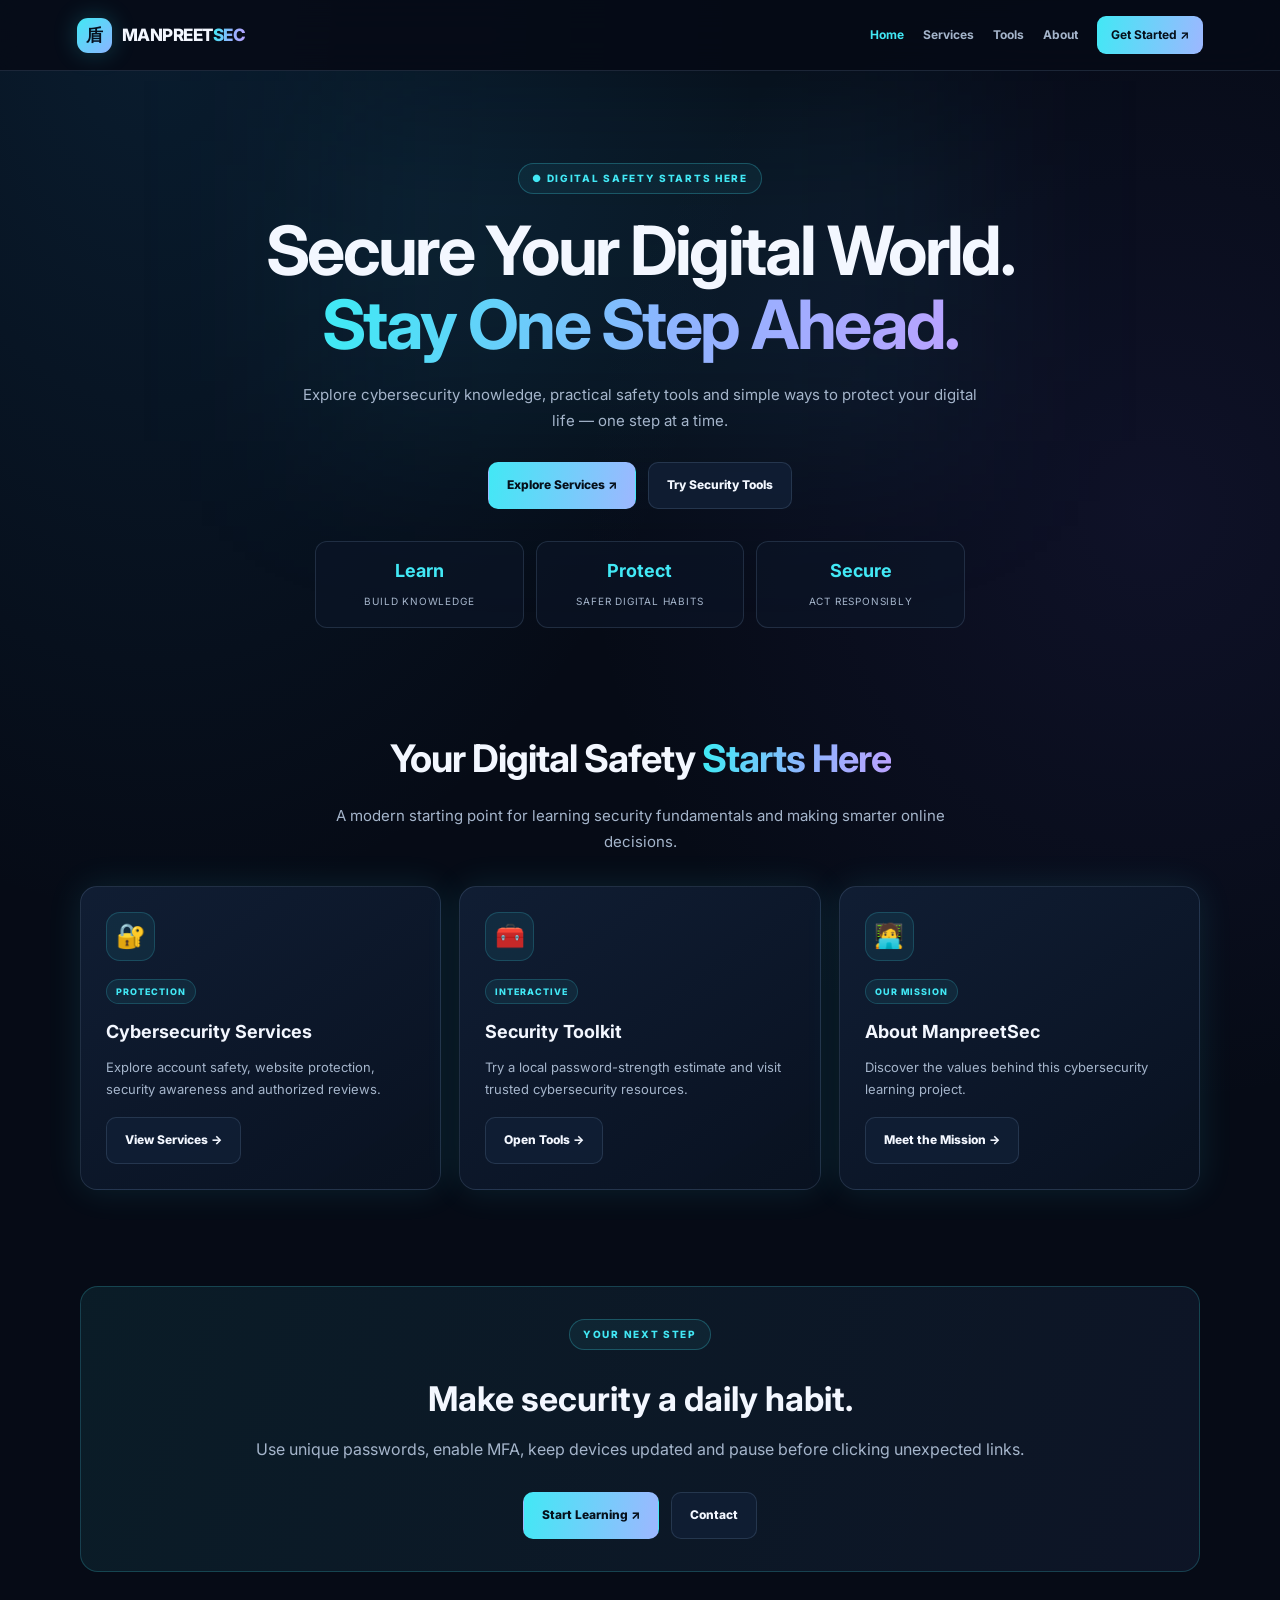
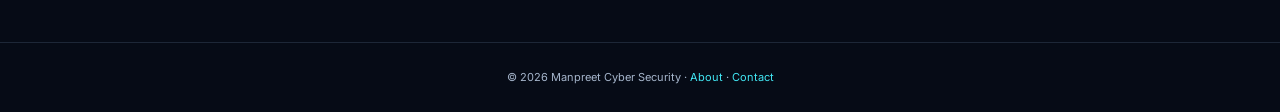
<file: index.html>
<!doctype html>
<html lang="en">
<head>
<meta charset="utf-8">
<meta name="viewport" content="width=device-width,initial-scale=1">
<meta name="description" content="Cybersecurity learning, safety tools and digital protection guidance.">
<title>Manpreet Cyber Security | Home</title>
<link rel="stylesheet" href="style.css">
</head>
<body>
<header>
    <a class="logo" href="index.html"><span class="logo-mark">盾</span>
    <span>MANPREET<span class="gradient-text">SEC</span></span></a>
    <nav><a class="active" href="index.html">Home</a>
 <a href="services.html">Services</a>
    <a href="tools.html">Tools</a>
    <a href="abouts.html">About</a>
    <a class="nav-cta" href="login.html">Get Started ↗</a>
</nav>
</header>
<main>
    <section class="hero"><span class="eyebrow">● Digital safety starts here</span>
    <h1>Secure Your Digital World.<br><span class="gradient-text">Stay One Step Ahead.</span></h1>
    <p>Explore cybersecurity knowledge, practical safety tools and simple ways to protect your digital life — one step at a time.</p>
    <div class="actions"><a class="btn" href="services.html">Explore Services ↗</a>
    <a class="btn btn-secondary" href="tools.html">Try Security Tools</a></div>
    <div class="stats"><div class="stat">
        <strong>Learn</strong>
        <span>BUILD KNOWLEDGE</span>
    </div>
    <div class="stat"><strong>Protect</strong>
            <span>SAFER DIGITAL HABITS</span>
        </div>
        <div class="stat">
            <strong>Secure</strong>
                <span>ACT RESPONSIBLY</span>
            </div>
        </div>
    </section>
<section class="section container">
    <h2 class="section-title">Your Digital Safety <span class="gradient-text">Starts Here</span></h2>
    <p class="section-intro">A modern starting point for learning security fundamentals and making smarter online decisions.</p>
    <div class="grid">
<article class="card"><div class="icon">🔐</div>
    <span class="badge">PROTECTION</span>
    <h3>Cybersecurity Services</h3>
    <p>Explore account safety, website protection, security awareness and authorized reviews.</p>
    <a class="btn btn-secondary" href="services.html">View Services →</a>
</article>
<article class="card">
    <div class="icon">🧰

    </div>
    <span class="badge">INTERACTIVE</span>
    <h3>Security Toolkit</h3>
    <p>Try a local password-strength estimate and visit trusted cybersecurity resources.</p>
    <a class="btn btn-secondary" href="tools.html">Open Tools →</a>
</article>
<article class="card">
    <div class="icon">🧑‍💻

    </div>
    <span class="badge">OUR MISSION</span>
    <h3>About ManpreetSec</h3>
    <p>Discover the values behind this cybersecurity learning project.</p>
    <a class="btn btn-secondary" href="abouts.html">Meet the Mission →</a>
</article>
</div>
</section>
<section class="section container"><div class="callout"><span class="eyebrow">YOUR NEXT STEP</span>
    <h2>Make security a daily habit.</h2>
    <p>Use unique passwords, enable MFA, keep devices updated and pause before clicking unexpected links.</p>
    <div class="actions"><a class="btn" href="tools.html">Start Learning ↗</a>
        <a class="btn btn-secondary" href="abouts.html#contact">Contact</a>
    </div>
</div>
</section>
</main>
<footer>© 2026 Manpreet Cyber Security ·
 <a href="abouts.html">About</a> ·
  <a href="abouts.html#contact">Contact</a>
</footer>
</body>
</html>
</file>
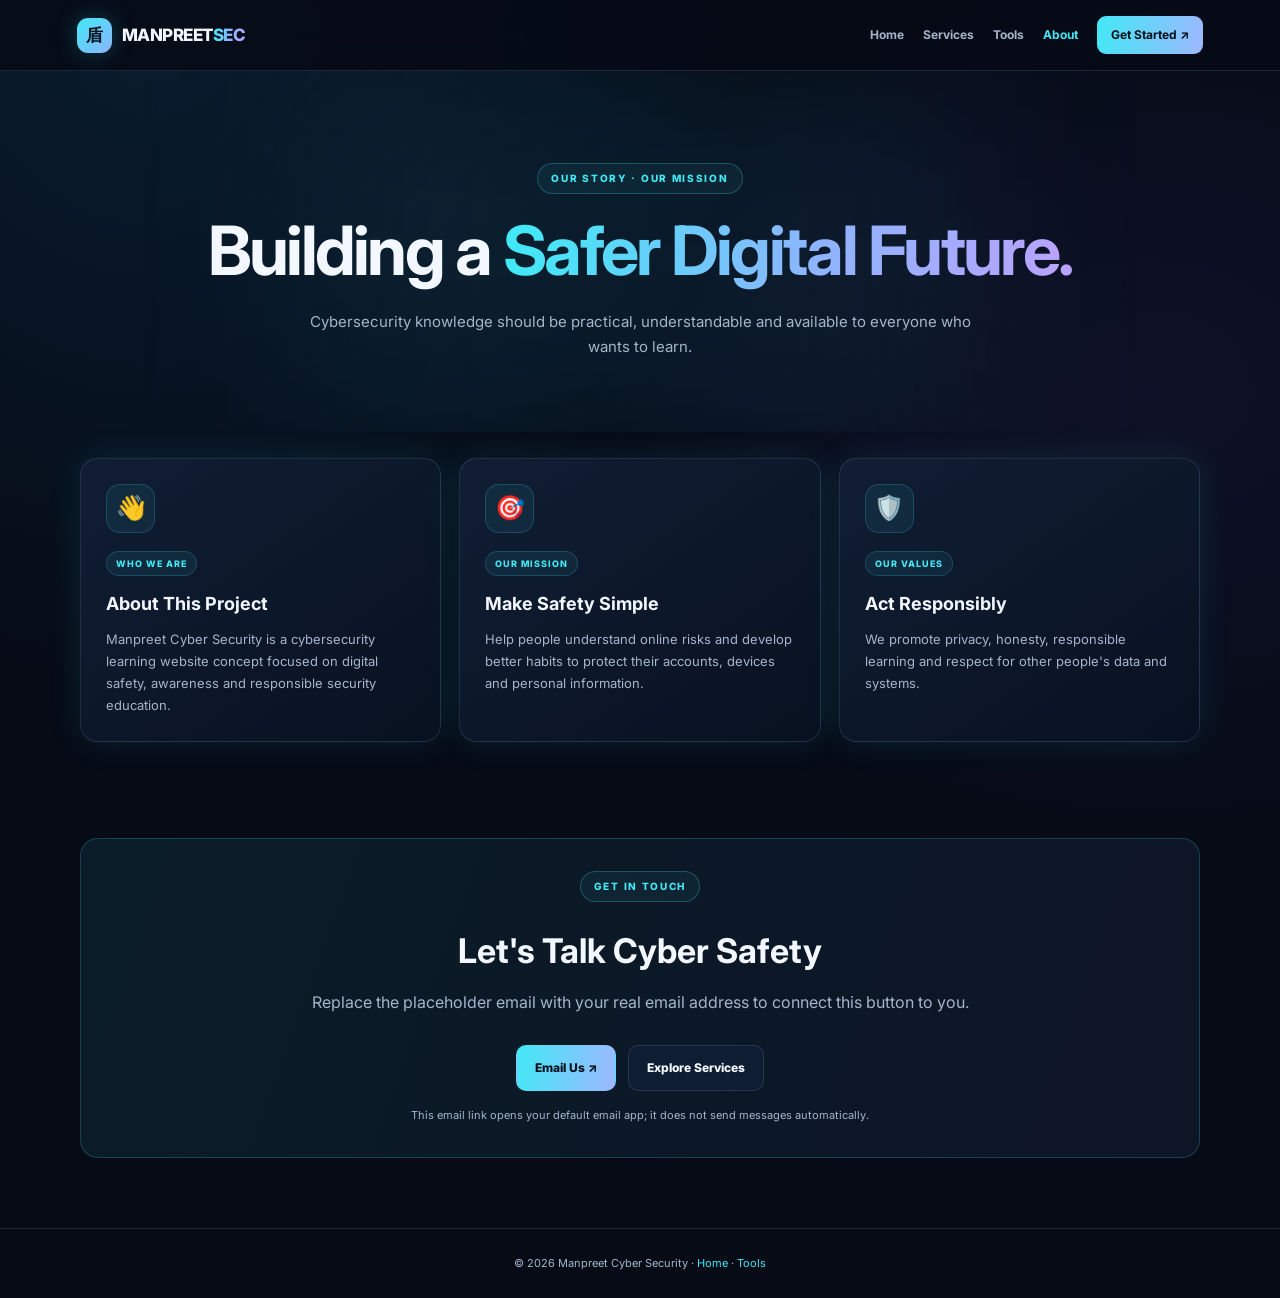
<file: abouts.html>
<!doctype html>
<html lang="en"><head><meta charset="utf-8"><meta name="viewport" content="width=device-width,initial-scale=1"><title>About | Manpreet Cyber Security</title><link rel="stylesheet" href="style.css"></head><body>
<header><a class="logo" href="index.html"><span class="logo-mark">盾</span><span>MANPREET<span class="gradient-text">SEC</span></span></a><nav><a href="index.html">Home</a><a href="services.html">Services</a><a href="tools.html">Tools</a><a class="active" href="abouts.html">About</a><a class="nav-cta" href="login.html">Get Started ↗</a></nav></header>
<main><section class="hero"><span class="eyebrow">OUR STORY · OUR MISSION</span><h1>Building a <span class="gradient-text">Safer Digital Future.</span></h1><p>Cybersecurity knowledge should be practical, understandable and available to everyone who wants to learn.</p></section>
<section class="section container"><div class="grid">
<article class="card"><div class="icon">👋</div><span class="badge">WHO WE ARE</span><h2>About This Project</h2><p>Manpreet Cyber Security is a cybersecurity learning website concept focused on digital safety, awareness and responsible security education.</p></article>
<article class="card"><div class="icon">🎯</div><span class="badge">OUR MISSION</span><h2>Make Safety Simple</h2><p>Help people understand online risks and develop better habits to protect their accounts, devices and personal information.</p></article>
<article class="card"><div class="icon">🛡️</div><span class="badge">OUR VALUES</span><h2>Act Responsibly</h2><p>We promote privacy, honesty, responsible learning and respect for other people's data and systems.</p></article></div></section>
<section class="section container" id="contact"><div class="callout"><span class="eyebrow">GET IN TOUCH</span><h2>Let's Talk Cyber Safety</h2><p>Replace the placeholder email with your real email address to connect this button to you.</p><div class="actions"><a class="btn" href="mailto:YOUR_EMAIL@example.com?subject=Manpreet%20Cyber%20Security%20Enquiry">Email Us ↗</a><a class="btn btn-secondary" href="services.html">Explore Services</a></div><p class="notice">This email link opens your default email app; it does not send messages automatically.</p></div></section></main>
<footer>© 2026 Manpreet Cyber Security · <a href="index.html">Home</a> · <a href="tools.html">Tools</a></footer></body></html>
</file>
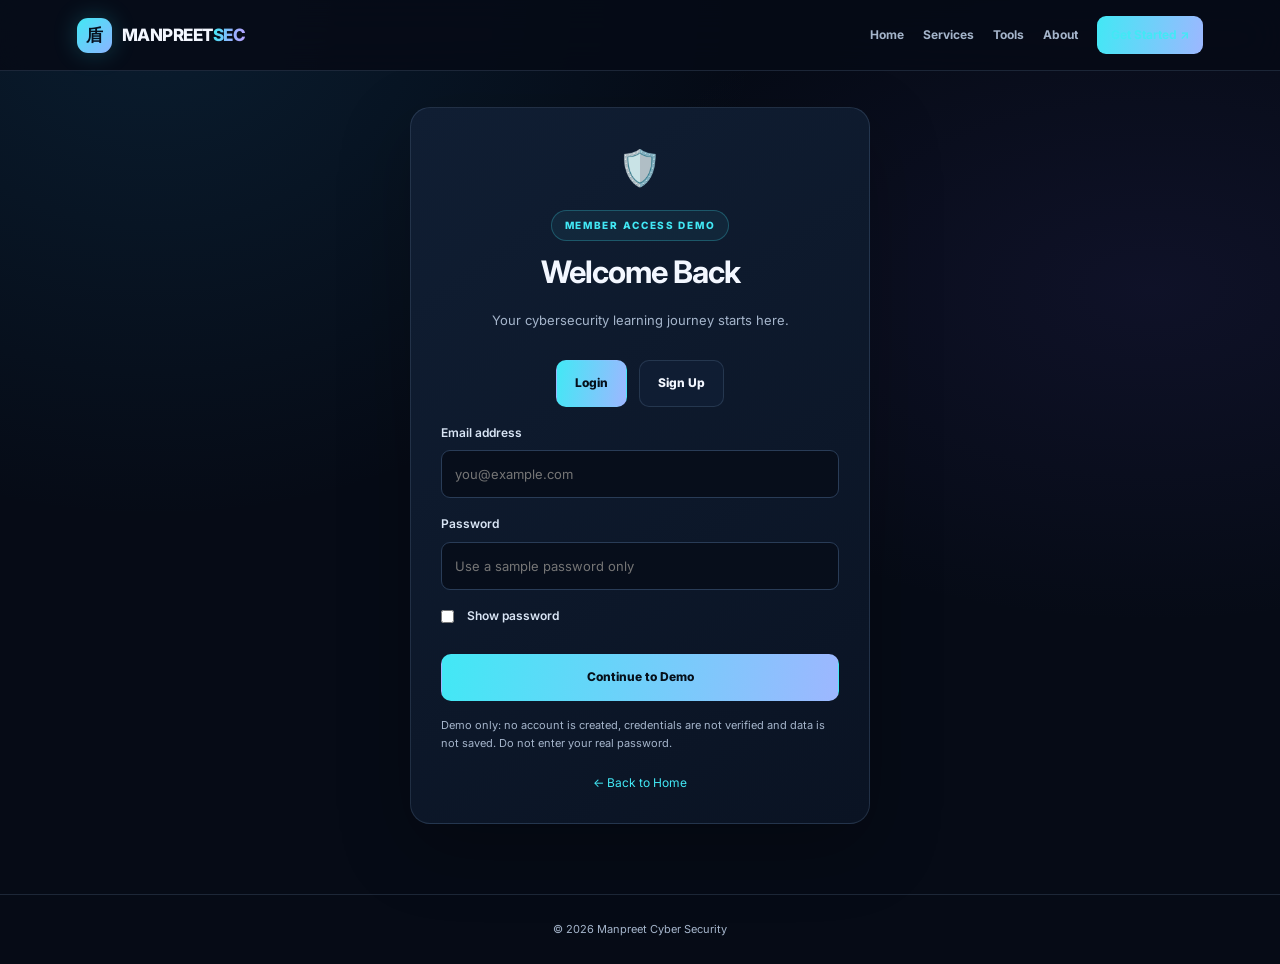
<file: login.html>
<!doctype html>
<html lang="en"><head><meta charset="utf-8"><meta name="viewport" content="width=device-width,initial-scale=1"><title>Login | Manpreet Cyber Security</title><link rel="stylesheet" href="style.css"></head><body>
<header><a class="logo" href="index.html"><span class="logo-mark">盾</span><span>MANPREET<span class="gradient-text">SEC</span></span></a><nav><a href="index.html">Home</a><a href="services.html">Services</a><a href="tools.html">Tools</a><a href="abouts.html">About</a><a class="nav-cta active" href="login.html">Get Started ↗</a></nav></header>
<main class="container"><section class="form-card"><div style="text-align:center;font-size:35px;margin-bottom:12px">🛡️</div><span class="eyebrow" style="display:flex;width:max-content;margin:0 auto 14px">MEMBER ACCESS DEMO</span><h1 id="formTitle" style="font-size:31px;text-align:center;letter-spacing:-1px">Welcome Back</h1><p style="text-align:center;color:var(--muted);font-size:13px;margin-top:8px">Your cybersecurity learning journey starts here.</p>
<div class="actions"><button class="btn" id="loginTab" type="button">Login</button><button class="btn btn-secondary" id="signupTab" type="button">Sign Up</button></div>
<form id="authForm"><div class="field" id="nameGroup" hidden><label for="fullName">Full name</label><input id="fullName" type="text" autocomplete="name" placeholder="Enter your name"></div><div class="field"><label for="email">Email address</label><input id="email" type="email" autocomplete="email" placeholder="you@example.com" required></div><div class="field"><label for="password">Password</label><input id="password" type="password" minlength="8" autocomplete="current-password" placeholder="Use a sample password only" required></div><div class="field"><label class="inline-label"><input id="showPass" type="checkbox">Show password</label></div><button class="btn submit" id="submitButton" type="submit">Continue to Demo</button></form>
<p class="result" id="formMessage" role="status"></p><p class="notice">Demo only: no account is created, credentials are not verified and data is not saved. Do not enter your real password.</p><p style="text-align:center;margin-top:20px;font-size:12px"><a href="index.html" style="color:var(--cyan)">← Back to Home</a></p></section></main>
<footer>© 2026 Manpreet Cyber Security</footer>
<script>
let mode='login';
const loginTab=document.getElementById('loginTab'),signupTab=document.getElementById('signupTab'),nameGroup=document.getElementById('nameGroup'),fullName=document.getElementById('fullName'),password=document.getElementById('password'),message=document.getElementById('formMessage');
function setMode(next){mode=next;const signup=mode==='signup';document.getElementById('formTitle').textContent=signup?'Create Demo Account':'Welcome Back';document.getElementById('submitButton').textContent=signup?'Create Demo Account':'Continue to Demo';nameGroup.hidden=!signup;fullName.required=signup;password.autocomplete=signup?'new-password':'current-password';loginTab.className=signup?'btn btn-secondary':'btn';signupTab.className=signup?'btn':'btn btn-secondary';message.textContent=''}
loginTab.addEventListener('click',()=>setMode('login'));signupTab.addEventListener('click',()=>setMode('signup'));
document.getElementById('showPass').addEventListener('change',function(){password.type=this.checked?'text':'password'});
document.getElementById('authForm').addEventListener('submit',function(e){e.preventDefault();if(!this.reportValidity())return;message.textContent=mode==='signup'?'Demo form validated. A secure backend is needed to create accounts.':'Demo form validated. A secure authentication system is needed to log in.'});
</script></body></html>
</file>
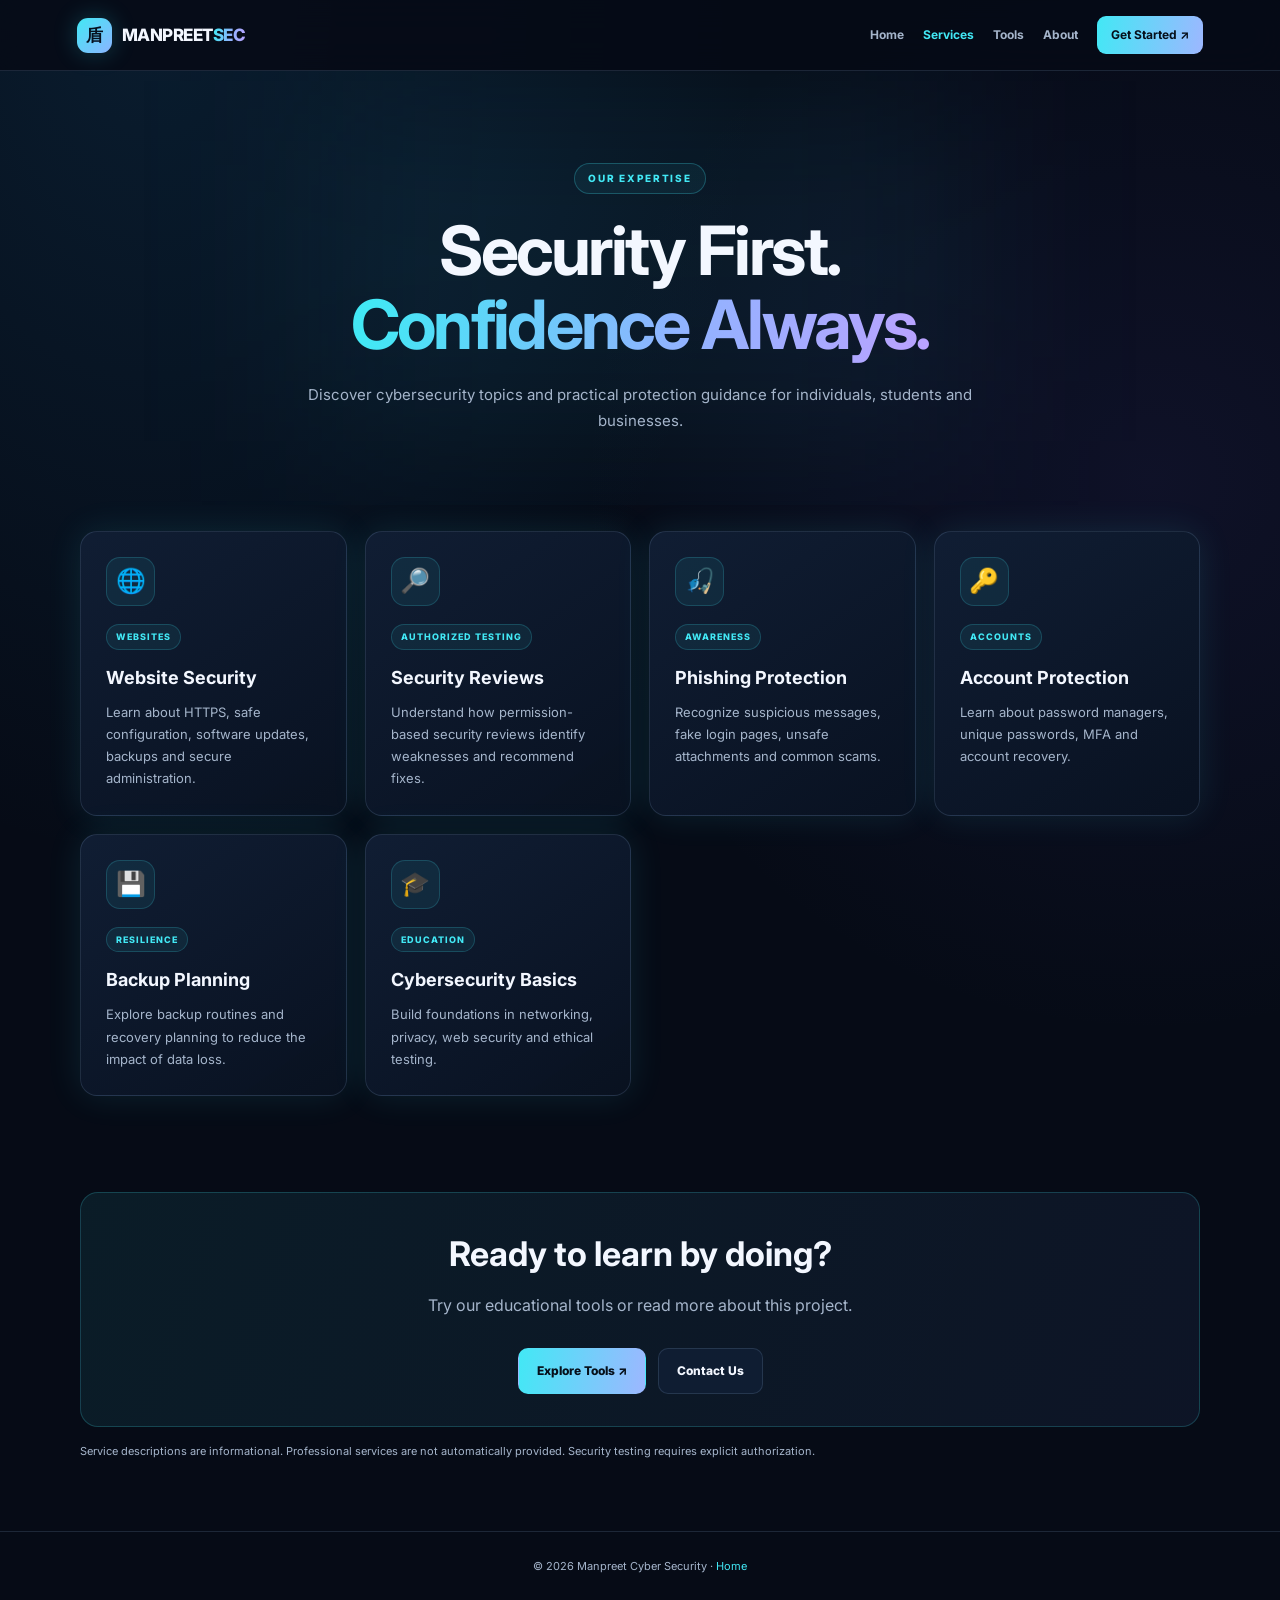
<file: services.html>
<!doctype html>
<html lang="en"><head><meta charset="utf-8"><meta name="viewport" content="width=device-width,initial-scale=1"><title>Services | Manpreet Cyber Security</title><link rel="stylesheet" href="style.css"></head><body>
<header><a class="logo" href="index.html"><span class="logo-mark">盾</span><span>MANPREET<span class="gradient-text">SEC</span></span></a><nav><a href="index.html">Home</a><a class="active" href="services.html">Services</a><a href="tools.html">Tools</a><a href="abouts.html">About</a><a class="nav-cta" href="login.html">Get Started ↗</a></nav></header>
<main><section class="hero"><span class="eyebrow">OUR EXPERTISE</span><h1>Security First.<br><span class="gradient-text">Confidence Always.</span></h1><p>Discover cybersecurity topics and practical protection guidance for individuals, students and businesses.</p></section>
<section class="section container"><div class="grid">
<article class="card"><div class="icon">🌐</div><span class="badge">WEBSITES</span><h3>Website Security</h3><p>Learn about HTTPS, safe configuration, software updates, backups and secure administration.</p></article>
<article class="card"><div class="icon">🔎</div><span class="badge">AUTHORIZED TESTING</span><h3>Security Reviews</h3><p>Understand how permission-based security reviews identify weaknesses and recommend fixes.</p></article>
<article class="card"><div class="icon">🎣</div><span class="badge">AWARENESS</span><h3>Phishing Protection</h3><p>Recognize suspicious messages, fake login pages, unsafe attachments and common scams.</p></article>
<article class="card"><div class="icon">🔑</div><span class="badge">ACCOUNTS</span><h3>Account Protection</h3><p>Learn about password managers, unique passwords, MFA and account recovery.</p></article>
<article class="card"><div class="icon">💾</div><span class="badge">RESILIENCE</span><h3>Backup Planning</h3><p>Explore backup routines and recovery planning to reduce the impact of data loss.</p></article>
<article class="card"><div class="icon">🎓</div><span class="badge">EDUCATION</span><h3>Cybersecurity Basics</h3><p>Build foundations in networking, privacy, web security and ethical testing.</p></article>
</div></section><section class="section container"><div class="callout"><h2>Ready to learn by doing?</h2><p>Try our educational tools or read more about this project.</p><div class="actions"><a class="btn" href="tools.html">Explore Tools ↗</a><a class="btn btn-secondary" href="abouts.html#contact">Contact Us</a></div></div><p class="notice">Service descriptions are informational. Professional services are not automatically provided. Security testing requires explicit authorization.</p></section></main>
<footer>© 2026 Manpreet Cyber Security · <a href="index.html">Home</a></footer></body></html>
</file>
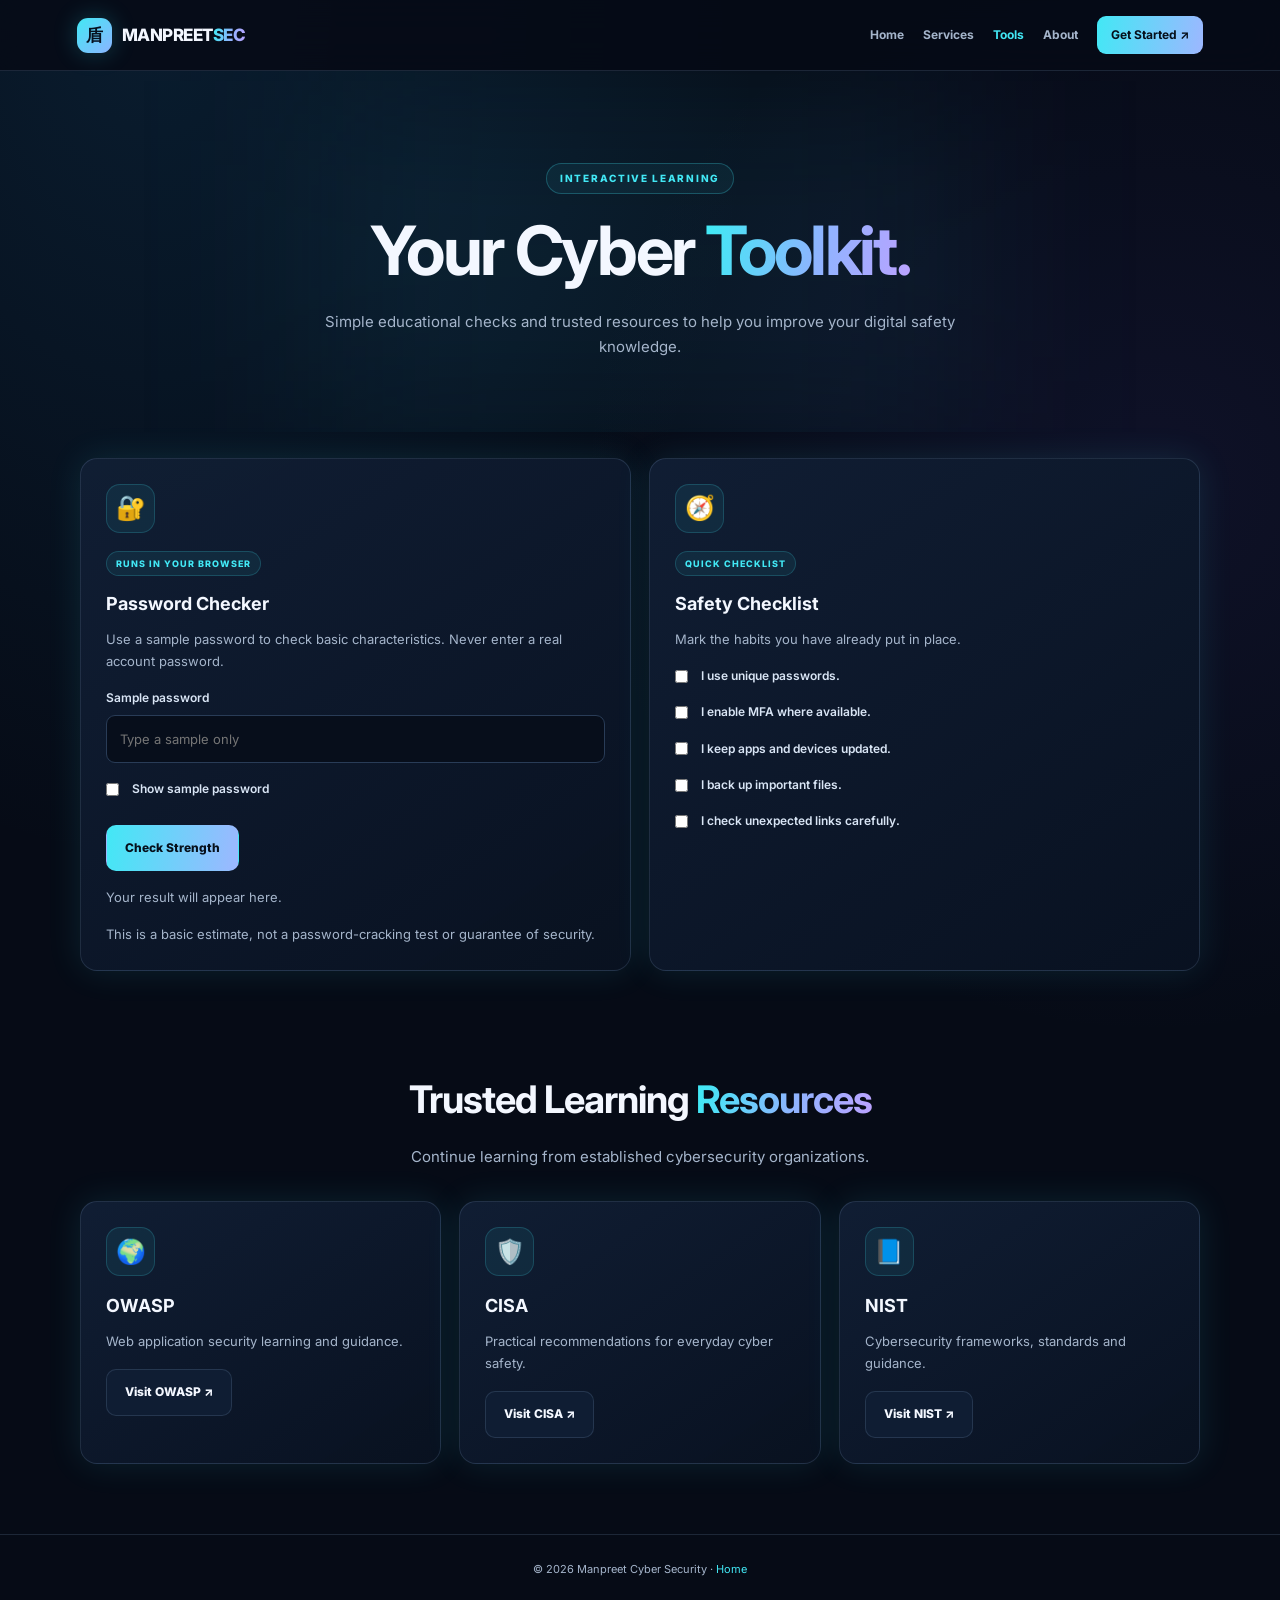
<file: tools.html>
<!doctype html>
<html lang="en"><head><meta charset="utf-8"><meta name="viewport" content="width=device-width,initial-scale=1"><title>Security Tools | Manpreet Cyber Security</title><link rel="stylesheet" href="style.css"></head><body>
<header><a class="logo" href="index.html"><span class="logo-mark">盾</span><span>MANPREET<span class="gradient-text">SEC</span></span></a><nav><a href="index.html">Home</a><a href="services.html">Services</a><a class="active" href="tools.html">Tools</a><a href="abouts.html">About</a><a class="nav-cta" href="login.html">Get Started ↗</a></nav></header>
<main><section class="hero"><span class="eyebrow">INTERACTIVE LEARNING</span><h1>Your Cyber <span class="gradient-text">Toolkit.</span></h1><p>Simple educational checks and trusted resources to help you improve your digital safety knowledge.</p></section>
<section class="section container"><div class="grid">
<article class="card"><div class="icon">🔐</div><span class="badge">RUNS IN YOUR BROWSER</span><h2>Password Checker</h2><p>Use a sample password to check basic characteristics. Never enter a real account password.</p><div class="field"><label for="samplePassword">Sample password</label><input id="samplePassword" type="password" autocomplete="off" placeholder="Type a sample only"></div><div class="field"><label class="inline-label"><input id="showPassword" type="checkbox">Show sample password</label></div><button class="btn" id="checkPassword" type="button" style="margin-top:18px">Check Strength</button><p id="passwordResult" class="result" aria-live="polite">Your result will appear here.</p><p class="notice">This is a basic estimate, not a password-cracking test or guarantee of security.</p></article>
<article class="card"><div class="icon">🧭</div><span class="badge">QUICK CHECKLIST</span><h2>Safety Checklist</h2><p>Mark the habits you have already put in place.</p><div class="field"><label class="inline-label"><input type="checkbox">I use unique passwords.</label></div><div class="field"><label class="inline-label"><input type="checkbox">I enable MFA where available.</label></div><div class="field"><label class="inline-label"><input type="checkbox">I keep apps and devices updated.</label></div><div class="field"><label class="inline-label"><input type="checkbox">I back up important files.</label></div><div class="field"><label class="inline-label"><input type="checkbox">I check unexpected links carefully.</label></div></article></div></section>
<section class="section container"><h2 class="section-title">Trusted Learning <span class="gradient-text">Resources</span></h2><p class="section-intro">Continue learning from established cybersecurity organizations.</p><div class="grid">
<article class="card"><div class="icon">🌍</div><h3>OWASP</h3><p>Web application security learning and guidance.</p><a class="btn btn-secondary" href="https://owasp.org/" target="_blank" rel="noopener noreferrer">Visit OWASP ↗</a></article>
<article class="card"><div class="icon">🛡️</div><h3>CISA</h3><p>Practical recommendations for everyday cyber safety.</p><a class="btn btn-secondary" href="https://www.cisa.gov/secure-our-world" target="_blank" rel="noopener noreferrer">Visit CISA ↗</a></article>
<article class="card"><div class="icon">📘</div><h3>NIST</h3><p>Cybersecurity frameworks, standards and guidance.</p><a class="btn btn-secondary" href="https://www.nist.gov/cybersecurity" target="_blank" rel="noopener noreferrer">Visit NIST ↗</a></article></div></section></main>
<footer>© 2026 Manpreet Cyber Security · <a href="index.html">Home</a></footer>
<script>
const samplePassword=document.getElementById('samplePassword'), result=document.getElementById('passwordResult');
document.getElementById('showPassword').addEventListener('change',function(){samplePassword.type=this.checked?'text':'password'});
document.getElementById('checkPassword').addEventListener('click',function(){
 const p=samplePassword.value;
 if(!p){result.textContent='Please enter a sample password first.';return}
 let score=0;
 if(p.length>=14)score++;
 if(/[a-z]/.test(p)&&/[A-Z]/.test(p))score++;
 if(/[0-9]/.test(p))score++;
 if(/[^A-Za-z0-9]/.test(p))score++;
 if(p.length<8)result.textContent='Weak indicators — choose a longer password.';
 else if(score<=2)result.textContent='Fair indicators — improve length and unpredictability.';
 else if(score===3)result.textContent='Good basic indicators. Make sure it is unique.';
 else result.textContent='Several good indicators. This does not guarantee security.';
});
</script></body></html>
</file>
<file: style.css>
@import url('https://fonts.googleapis.com/css2?family=Inter:wght@400;500;600;700;800&display=swap');
:root{--bg:#060b16;--panel:#0d1729;--panel2:#101f35;--cyan:#42e8f5;--blue:#7795ff;--text:#f3f7ff;--muted:#a5b5cb;--border:rgba(145,180,220,.17);--glow:0 0 35px rgba(66,232,245,.11)}
*{box-sizing:border-box;margin:0;padding:0}html{scroll-behavior:smooth}body{font-family:Inter,Arial,sans-serif;color:var(--text);background:radial-gradient(ellipse at 12% 0%,rgba(25,105,154,.19),transparent 38%),radial-gradient(ellipse at 90% 30%,rgba(80,65,170,.12),transparent 35%),var(--bg);line-height:1.7;min-height:100vh}a{color:inherit;text-decoration:none}button,input,textarea{font:inherit}
header{position:sticky;top:0;z-index:20;display:flex;align-items:center;justify-content:space-between;gap:18px;padding:16px 6%;background:rgba(6,11,22,.88);backdrop-filter:blur(18px);border-bottom:1px solid var(--border)}
.logo{display:flex;align-items:center;gap:10px;font-size:17px;font-weight:800;letter-spacing:-.5px;white-space:nowrap}.logo-mark{display:grid;place-items:center;width:35px;height:35px;border-radius:11px;color:#07111f;background:linear-gradient(135deg,var(--cyan),#8bb4ff);box-shadow:0 0 25px rgba(66,232,245,.22)}
nav{display:flex;align-items:center;gap:19px;flex-wrap:wrap}nav a{font-size:12px;font-weight:700;color:var(--muted);transition:.2s}nav a:hover,nav a.active{color:var(--cyan)}nav .nav-cta{padding:9px 14px;border-radius:9px;color:#06101b;background:linear-gradient(100deg,var(--cyan),#9db7ff)}
.hero{position:relative;overflow:hidden;text-align:center;padding:92px 20px 72px}.hero:before{content:"";position:absolute;left:50%;top:10px;transform:translateX(-50%);width:min(650px,90vw);height:360px;background:rgba(39,155,199,.10);filter:blur(90px);pointer-events:none}
.hero>*{position:relative}.eyebrow{display:inline-flex;align-items:center;gap:8px;padding:6px 13px;border:1px solid rgba(66,232,245,.25);border-radius:99px;background:rgba(66,232,245,.06);color:var(--cyan);font-size:10px;font-weight:800;letter-spacing:1.7px;text-transform:uppercase;margin-bottom:20px}
h1{font-size:clamp(36px,6vw,68px);line-height:1.08;letter-spacing:-2.7px;margin-bottom:21px}.gradient-text{background:linear-gradient(100deg,#42e8f5 4%,#8eb4ff 55%,#bba2ff);-webkit-background-clip:text;background-clip:text;color:transparent}
.hero p,.section-intro{max-width:680px;margin:0 auto;color:var(--muted);font-size:15px}.actions{display:flex;justify-content:center;align-items:center;gap:12px;flex-wrap:wrap;margin-top:29px}
.btn{display:inline-flex;align-items:center;justify-content:center;gap:8px;padding:12px 18px;border:1px solid transparent;border-radius:10px;background:linear-gradient(100deg,var(--cyan),#9db7ff);color:#06101b;font-weight:800;font-size:12px;cursor:pointer;transition:transform .2s,filter .2s}.btn:hover{transform:translateY(-2px);filter:brightness(1.08)}.btn-secondary{background:rgba(17,31,53,.85);border-color:var(--border);color:var(--text)}
.container{width:min(1120px,90%);margin:0 auto}.section{padding:26px 0 70px}.section-title{text-align:center;font-size:clamp(26px,4vw,38px);letter-spacing:-1px;margin-bottom:12px}.section-intro{text-align:center;margin-bottom:32px}
.grid{display:grid;grid-template-columns:repeat(auto-fit,minmax(235px,1fr));gap:18px}.card{position:relative;overflow:hidden;background:linear-gradient(145deg,rgba(17,31,53,.95),rgba(9,18,33,.96));border:1px solid var(--border);border-radius:17px;padding:25px;box-shadow:var(--glow);transition:transform .22s,border-color .22s}.card:hover{transform:translateY(-5px);border-color:rgba(66,232,245,.48)}.card h2,.card h3{font-size:18px;margin:13px 0 8px}.card p{color:var(--muted);font-size:13px}.icon{display:grid;place-items:center;width:49px;height:49px;border-radius:14px;border:1px solid rgba(66,232,245,.18);background:rgba(66,232,245,.07);font-size:24px;margin-bottom:15px}.badge{display:inline-block;color:var(--cyan);background:rgba(66,232,245,.07);border:1px solid rgba(66,232,245,.19);border-radius:30px;padding:4px 9px;font-size:9px;font-weight:800;letter-spacing:1px}
.card .btn{margin-top:17px}.stats{display:grid;grid-template-columns:repeat(3,1fr);gap:12px;margin:32px auto 0;max-width:650px}.stat{padding:14px;border:1px solid var(--border);border-radius:12px;background:rgba(13,23,41,.6)}.stat strong{display:block;color:var(--cyan);font-size:18px}.stat span{font-size:10px;color:var(--muted);letter-spacing:.8px}
.form-card{width:100%;max-width:460px;margin:36px auto 70px;padding:30px;background:linear-gradient(145deg,#101e33,#0a1323);border:1px solid var(--border);border-radius:20px;box-shadow:0 25px 70px rgba(0,0,0,.25)}.field{margin-top:16px}label{display:block;color:#d9e5f5;font-size:12px;font-weight:600;margin-bottom:7px}input,textarea,select{width:100%;padding:12px 13px;background:#070e1b;color:var(--text);border:1px solid #293c57;border-radius:9px;font-size:13px}input:focus,textarea:focus,select:focus{outline:2px solid rgba(66,232,245,.25);border-color:var(--cyan)}input[type=checkbox]{width:auto;accent-color:var(--cyan);margin-right:7px}.form-card .submit{width:100%;margin-top:21px}.notice{font-size:11px;color:var(--muted);margin-top:15px}.result{margin-top:15px;color:var(--cyan);font-size:13px}.inline-label{display:flex;align-items:center;gap:6px}.inline-label input{width:auto}
.callout{padding:32px;border:1px solid rgba(66,232,245,.2);border-radius:18px;background:linear-gradient(110deg,rgba(66,232,245,.08),rgba(119,149,255,.07));text-align:center}.callout h2{font-size:clamp(23px,4vw,34px);margin-bottom:9px}.callout p{color:var(--muted)}
footer{border-top:1px solid var(--border);padding:25px 5%;text-align:center;color:var(--muted);font-size:11px}footer a{color:var(--cyan)}
@media(max-width:760px){header{padding:13px 5%;align-items:flex-start;flex-direction:column}.logo{font-size:15px}nav{gap:13px}nav a{font-size:11px}.hero{padding:68px 18px 52px}h1{letter-spacing:-1.5px}.container{width:92%}.card{padding:21px}.stats{grid-template-columns:1fr}.form-card{padding:24px}}
@media(prefers-reduced-motion:reduce){*,*::before,*::after{scroll-behavior:auto!important;transition:none!important}}
</file>
